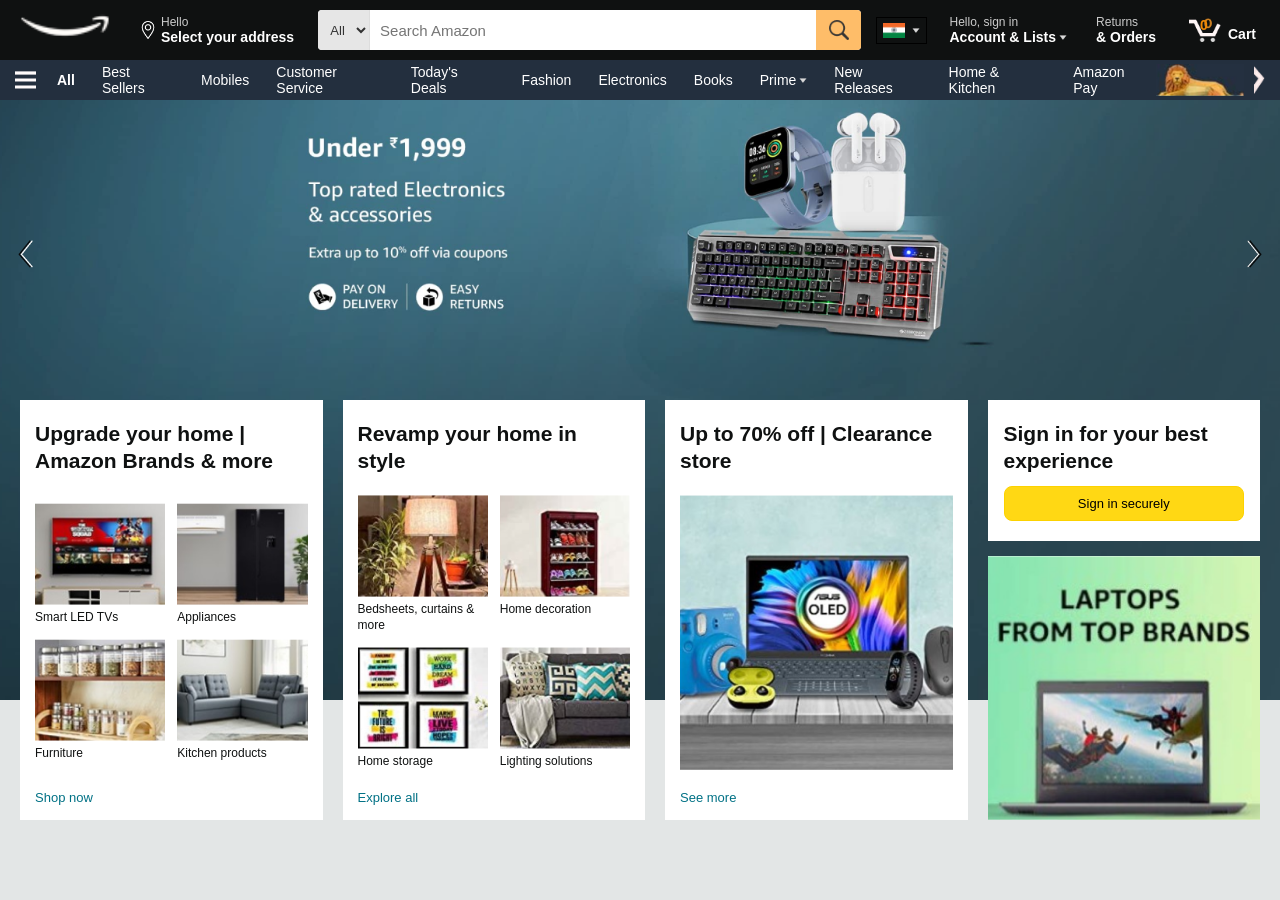
<file: amazon/index.html>
<!DOCTYPE html>
<html lang="en">
<head>
    <meta charset="UTF-8">
    <meta name="viewport" content="width=device-width, initial-scale=1.0">
    <title>amazon practice</title>
    <link rel="stylesheet" href="index.css">
</head>

<body>
    <main>
        <!-- Top Navbar -->
        <nav class="navbar">
            <div class="amazonlogo">
                <img src="amazon design.png" alt="logo">
            </div>

            <div class="address">
                <img src="location.png" alt="location" class="location-icon">
                <div class="address-text">
                    <p class="add-first">Hello</p>
                    <p class="add-second">Select your address</p>
                </div>
            </div>

            <div class="searchbar">
                <select class="search-select">
                    <option>All</option>
                </select>
                <input type="text" placeholder="Search Amazon" class="search-input">
                <div class="search-icon">
                    <img src="search icon.png" alt="search">
                </div>
            </div>

            <div class="indianflag">
                <img src="indian flag.png" alt="" class="flag-img">
                <img src="down arrow.png" alt="" class="nav-arrow">
            </div>

            <div class="nav-signin">
                <p class="nav-line-1">Hello, sign in</p>
                <p class="nav-line-2">Account & Lists <img src="down arrow.png" alt="" class="nav-arrow"></p>
            </div>

            <div class="nav-orders">
                <p class="nav-line-1">Returns</p>
                <p class="nav-line-2">& Orders</p>
            </div>

            <div class="cart">
                <img src="cart icon.png" alt="cart" class="cart-icon">
                <span class="cart-count">0</span>
                <span class="cart-text">Cart</span>
            </div>
        </nav>

        <!-- Sub Navbar -->
        <div class="afternavbarline">
            <div class="subnav-left">
                <img src="ham burger icon.png" alt="" class="hamburger-icon">
                <span class="subnav-item bold">All</span>
                <span class="subnav-item">Best Sellers</span>
                <span class="subnav-item">Mobiles</span>
                <span class="subnav-item">Customer Service</span>
                <span class="subnav-item">Today's Deals</span>
                <span class="subnav-item">Fashion</span>
                <span class="subnav-item">Electronics</span>
                <span class="subnav-item">Books</span>
                <span class="subnav-item">Prime <img src="down arrow.png" alt="" class="nav-arrow"></span>
                <span class="subnav-item">New Releases</span>
                <span class="subnav-item">Home & Kitchen</span>
                <span class="subnav-item">Amazon Pay</span>
            </div>
            <div class="subnav-right">
                <img src="lion.png" alt="" class="subnav-lion">
                <img src="top bar right.png" alt="" class="subnav-topright">
            </div>
        </div>

        <!-- Hero Section -->
        <div class="backgroundimage">
            <img src="left arrow.png" alt="previous" class="slider-arrow left-arrow">
            <img src="right arrow.png" alt="next" class="slider-arrow right-arrow">
        </div>

        <!-- 4 Cards Section -->
        <div class="cards-section">
            <!-- Card 1 -->
            <div class="firstkartofthreemain">
                <h2 class="card-heading">Upgrade your home | Amazon Brands & more</h2>
                <div class="card-grid">
                    <div class="grid-item">
                        <img src="image 17.png" alt="Smart LED TVs">
                        <p>Smart LED TVs</p>
                    </div>
                    <div class="grid-item">
                        <img src="image 18.png" alt="Appliances">
                        <p>Appliances</p>
                    </div>
                    <div class="grid-item">
                        <img src="image 19.png" alt="Furniture">
                        <p>Furniture</p>
                    </div>
                    <div class="grid-item">
                        <img src="image 20.png" alt="Kitchen products">
                        <p>Kitchen products</p>
                    </div>
                </div>
                <a href="#" class="card-link">Shop now</a>
            </div>

            <!-- Card 2 -->
            <div class="secondkartofthreemain">
                <h2 class="card-heading">Revamp your home in style</h2>
                <div class="card-grid">
                    <div class="grid-item">
                        <img src="image 21.png" alt="Bedsheets, curtains & more">
                        <p>Bedsheets, curtains & more</p>
                    </div>
                    <div class="grid-item">
                        <img src="image 22.png" alt="Home decoration">
                        <p>Home decoration</p>
                    </div>
                    <div class="grid-item">
                        <img src="image 24.png" alt="Home storage">
                        <p>Home storage</p>
                    </div>
                    <div class="grid-item">
                        <img src="image 25.png" alt="Lighting solutions">
                        <p>Lighting solutions</p>
                    </div>
                </div>
                <a href="#" class="card-link">Explore all</a>
            </div>

            <!-- Card 3 -->
            <div class="thirdkartofthreemain">
                <h2 class="card-heading">Up to 70% off | Clearance store</h2>
                <div class="card-single-img">
                    <img src="image 26.png" alt="Clearance store">
                </div>
                <a href="#" class="card-link">See more</a>
            </div>

            <!-- Card 4 -->
            <div class="fourthkartofthreemain">
                <div class="signin-box">
                    <h2 class="signin-heading">Sign in for your best experience</h2>
                    <button class="signin-btn">Sign in securely</button>
                </div>
                <div class="laptop-box">
                    <img src="image 28.png" alt="Laptops from top brands">
                </div>
            </div>
        </div>
    </main>
</body>
</html>
</file>
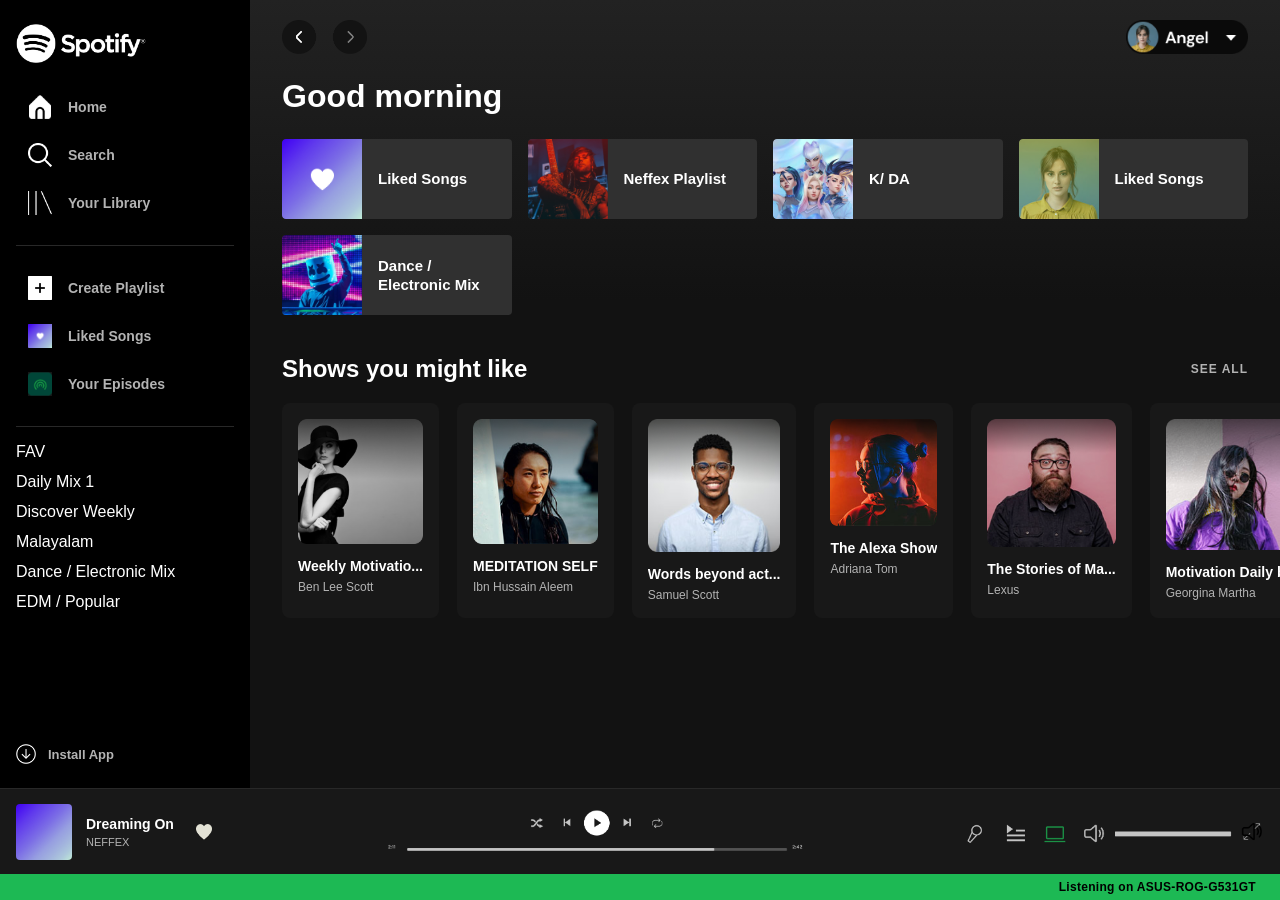
<file: spotify/index.html>
<!DOCTYPE html>
<html lang="en">
<head>
    <meta charset="UTF-8">
    <meta name="viewport" content="width=device-width, initial-scale=1.0">
    <title>Spotify</title>
    <link rel="stylesheet" href="index.css">
</head>
<body>

    <!-- App Container -->
    <div class="app-container">
        <!-- Left Sidebar -->
        <nav class="navbar">
            <div class="logo">
                <img src="Spotify logo.png" alt="Spotify Logo">
            </div>

            <!-- Main Navigation -->
            <div class="nav-group">
                <div class="nav-item active">
                    <img src="Home.png" alt="Home">
                    <span>Home</span>
                </div>
                <div class="nav-item">
                    <img src="Search.png" alt="Search">
                    <span>Search</span>
                </div>
                <div class="nav-item">
                    <img src="Your library.png" alt="Your Library">
                    <span>Your Library</span>
                </div>
            </div>

            <div class="divider"></div>

            <!-- Secondary Actions -->
            <div class="nav-group secondary">
                <div class="nav-item">
                    <img src="Create.png" alt="Create Playlist">
                    <span>Create Playlist</span>
                </div>
                <div class="nav-item">
                    <img src="Liked.png" alt="Liked Songs">
                    <span>Liked Songs</span>
                </div>
                <div class="nav-item">
                    <img src="your episodes.png" alt="Your Episodes">
                    <span>Your Episodes</span>
                </div>
            </div>

            <!-- Playlist Text Links -->
            <div class="playlist-links">
                <p>FAV</p>
                <p>Daily Mix 1</p>
                <p>Discover Weekly</p>
                <p>Malayalam</p>
                <p>Dance / Electronic Mix</p>
                <p>EDM / Popular</p>
            </div>

            <!-- Install App -->
            <div class="install-app">
                <img src="grommet-icons_install-option.png" alt="Install App">
                <span>Install App</span>
            </div>
        </nav>

        <!-- Main Content Area -->
        <main class="maincontant">
            <!-- Top Navigation (Arrows + User Profile) -->
            <div class="top-nav">
                <div class="nav-arrows">
                    <img src="top arrow navigation.png" alt="Navigation Arrows">
                </div>
                <div class="user-pill">
                    <img src="User.png" alt="User Profile">
                </div>
            </div>

            <!-- Greeting -->
            <h1 class="greeting">Good morning</h1>

            <!-- 4-Column Card Grid -->
            <div class="card-grid">
                <div class="card">
                    <img src="Liked.png" alt="Liked Songs">
                    <span>Liked Songs</span>
                </div>
                <div class="card">
                    <img src="image4.png" alt="Neffex Playlist">
                    <span>Neffex Playlist</span>
                </div>
                <div class="card">
                    <img src="image3.png" alt="K/ DA">
                    <span>K/ DA</span>
                </div>
                <div class="card">
                    <img src="image1.png" alt="Liked Songs">
                    <span>Liked Songs</span>
                </div>
                <div class="card">
                    <img src="image2.png" alt="Dance / Electronic Mix">
                    <span>Dance / Electronic Mix</span>
                </div>
            </div>

            <!-- Shows Section Header -->
            <div class="section-header">
                <h2>Shows you might like</h2>
                <span class="see-all">SEE ALL</span>
            </div>

            <!-- 6-Card Grid for Shows -->
            <div class="shows-grid">
                <div class="show-card">
                    <img src="image5.png" alt="Weekly Motivation">
                    <h4>Weekly Motivatio...</h4>
                    <p>Ben Lee Scott</p>
                </div>
                <div class="show-card">
                    <img src="image6.png" alt="MEDITATION SELF">
                    <h4>MEDITATION SELF</h4>
                    <p>Ibn Hussain Aleem</p>
                </div>
                <div class="show-card">
                    <img src="image7.png" alt="Words beyond act...">
                    <h4>Words beyond act...</h4>
                    <p>Samuel Scott</p>
                </div>
                <div class="show-card">
                    <img src="image8.png" alt="The Alexa Show">
                    <h4>The Alexa Show</h4>
                    <p>Adriana Tom</p>
                </div>
                <div class="show-card">
                    <img src="image9.png" alt="The Stories of Ma...">
                    <h4>The Stories of Ma...</h4>
                    <p>Lexus</p>
                </div>
                <div class="show-card">
                    <img src="image10.png" alt="Motivation Daily">
                    <h4>Motivation Daily b...</h4>
                    <p>Georgina Martha</p>
                </div>
            </div>
        </main>
    </div>

    <!-- Bottom Player Bar -->
    <footer class="player-bar">
        <div class="now-playing">
            <img src="object1.png" alt="Album Cover" class="album-cover">
            <div class="track-info">
                <span class="track-title">Dreaming On</span>
                <span class="track-artist">NEFFEX</span>
            </div>
            <img src="heart.png" alt="Liked" class="heart-icon">
        </div>

        <div class="player-center">
            <img src="Music Player Options.png" alt="Music Controls">
        </div>

        <div class="player-right">
            <img src="Right options.png" alt="Right Controls">
        </div>
    </footer>

    <!-- Bottom Green Connected Bar -->
    <div class="device-bar">
        <span>Listening on ASUS-ROG-G531GT</span>
    </div>

</body>
</html>
</file>
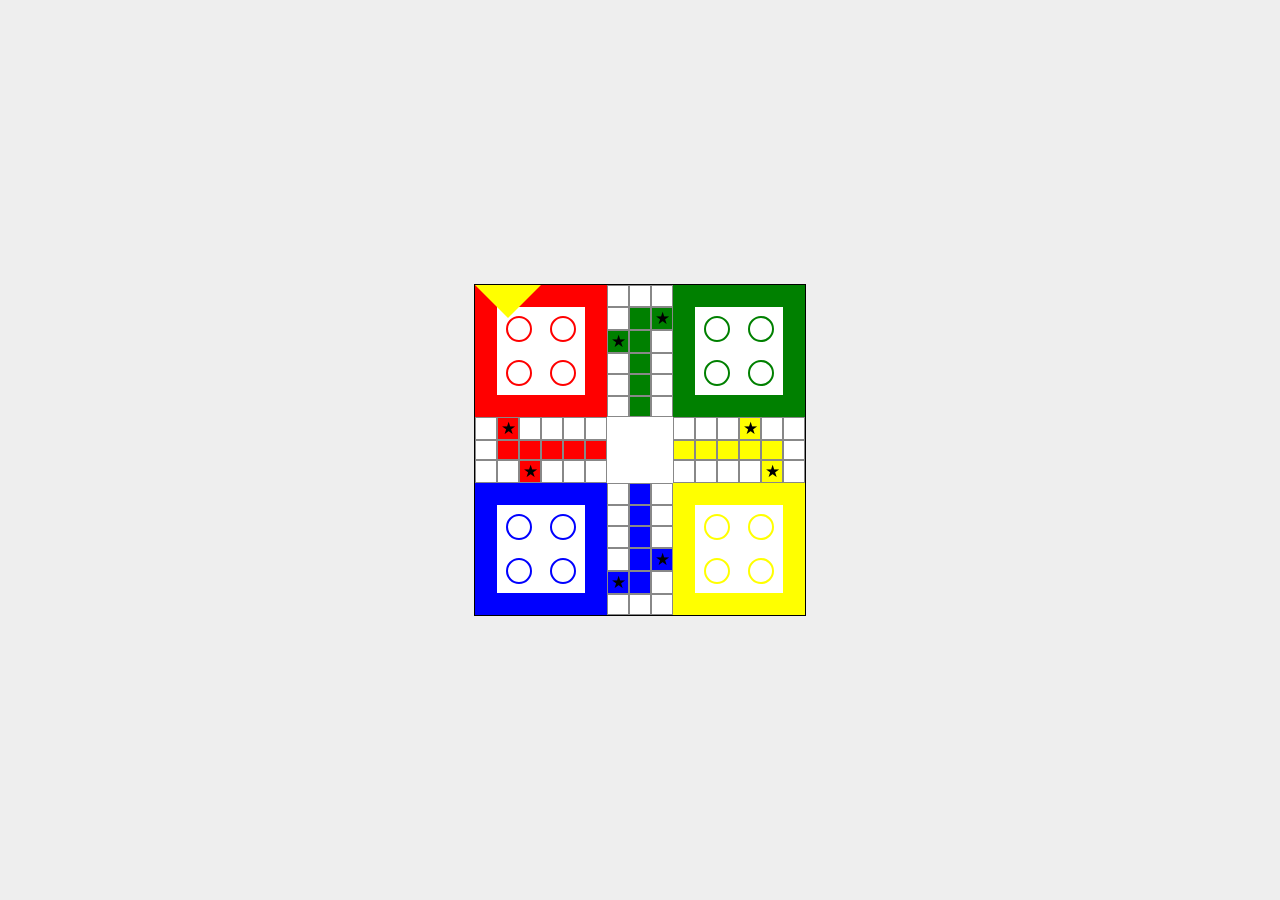
<file: css flex.md assignment/fourth one/index.html>
<!DOCTYPE html>
<html lang="en">
<head>
    <meta charset="UTF-8">
    <meta name="viewport" content="width=device-width, initial-scale=1.0">
    <title>Ludo Board</title>

    <style>
        body {
            margin: 0;
            height: 100vh;
            display: flex;
            justify-content: center;
            align-items: center;
            background: #eee;
        }

        .board {
            width: 330px;
            height: 330px;
            position: relative;
            background: white;
            border: 1px solid black;
        }

        /* Four home boxes */
        .home {
            width: 132px;
            height: 132px;
            position: absolute;
            display: flex;
            justify-content: center;
            align-items: center;
        }

        .red {
            background: red;
            top: 0;
            left: 0;
        }

        .green {
            background: green;
            top: 0;
            right: 0;
        }

        .blue {
            background: blue;
            bottom: 0;
            left: 0;
        }

        .yellow {
            background: yellow;
            bottom: 0;
            right: 0;
        }

        /* White box and circles */
        .inner {
            width: 88px;
            height: 88px;
            background: white;
            display: grid;
            grid-template-columns: repeat(2, 1fr);
            place-items: center;
        }

        .circle {
            width: 22px;
            height: 22px;
            background: white;
            border: 2px solid;
            border-radius: 50%;
        }

        .red-circle { border-color: red; }
        .green-circle { border-color: green; }
        .blue-circle { border-color: blue; }
        .yellow-circle { border-color: yellow; }

        /* Common path style */
        .path {
            position: absolute;
            display: grid;
        }

        .cell {
            border: 1px solid #888;
            background: white;
            display: flex;
            justify-content: center;
            align-items: center;
        }

        .red-cell { background: red; }
        .green-cell { background: green; }
        .blue-cell { background: blue; }
        .yellow-cell { background: yellow; }

        .star {
            font-size: 17px;
        }

        /* Top and bottom paths */
        .top-path, .bottom-path {
            width: 66px;
            height: 132px;
            left: 132px;
            grid-template-columns: repeat(3, 1fr);
            grid-template-rows: repeat(6, 1fr);
        }

        .top-path { top: 0; }
        .bottom-path { bottom: 0; }

        /* Left and right paths */
        .left-path, .right-path {
            width: 132px;
            height: 66px;
            top: 132px;
            grid-template-columns: repeat(6, 1fr);
            grid-template-rows: repeat(3, 1fr);
        }

        .left-path { left: 0; }
        .right-path { right: 0; }

        /* Center triangles */


        .triangle {
            width: 0;
            height: 0;
            border-style: solid;
        }

        .triangle-top {
            border-width: 0 33px 33px;
            border-color: transparent transparent yellow;
            transform: rotate(180deg);
        }

        .triangle-right {
            border-width: 33px 0 33px 33px;
            border-color: transparent transparent transparent yellow;
        }

        .triangle-bottom {
            border-width: 33px 33px 0;
            border-color: blue transparent transparent;
        }

        .triangle-left {
            border-width: 33px 33px 33px 0;
            border-color: transparent red transparent transparent;
        }
    </style>
</head>

<body>

    <div class="board">

        <!-- Red home -->
        <div class="home red">
            <div class="inner">
                <div class="circle red-circle"></div>
                <div class="circle red-circle"></div>
                <div class="circle red-circle"></div>
                <div class="circle red-circle"></div>
            </div>
        </div>

        <!-- Green home -->
        <div class="home green">
            <div class="inner">
                <div class="circle green-circle"></div>
                <div class="circle green-circle"></div>
                <div class="circle green-circle"></div>
                <div class="circle green-circle"></div>
            </div>
        </div>

        <!-- Blue home -->
        <div class="home blue">
            <div class="inner">
                <div class="circle blue-circle"></div>
                <div class="circle blue-circle"></div>
                <div class="circle blue-circle"></div>
                <div class="circle blue-circle"></div>
            </div>
        </div>

        <!-- Yellow home -->
        <div class="home yellow">
            <div class="inner">
                <div class="circle yellow-circle"></div>
                <div class="circle yellow-circle"></div>
                <div class="circle yellow-circle"></div>
                <div class="circle yellow-circle"></div>
            </div>
        </div>

        <!-- Top path -->
        <div class="path top-path">
            <div class="cell"></div>
            <div class="cell"></div>
            <div class="cell"></div>

            <div class="cell"></div>
            <div class="cell green-cell"></div>
            <div class="cell green-cell"><span class="star">★</span></div>

            <div class="cell green-cell"><span class="star">★</span></div>
            <div class="cell green-cell"></div>
            <div class="cell"></div>

            <div class="cell"></div>
            <div class="cell green-cell"></div>
            <div class="cell"></div>

            <div class="cell"></div>
            <div class="cell green-cell"></div>
            <div class="cell"></div>

            <div class="cell"></div>
            <div class="cell green-cell"></div>
            <div class="cell"></div>
        </div>

        <!-- Bottom path -->
        <div class="path bottom-path">
            <div class="cell"></div>
            <div class="cell blue-cell"></div>
            <div class="cell"></div>

            <div class="cell"></div>
            <div class="cell blue-cell"></div>
            <div class="cell"></div>

            <div class="cell"></div>
            <div class="cell blue-cell"></div>
            <div class="cell"></div>

            <div class="cell"></div>
            <div class="cell blue-cell"></div>
            <div class="cell blue-cell"><span class="star">★</span></div>

            <div class="cell blue-cell"><span class="star">★</span></div>
            <div class="cell blue-cell"></div>
            <div class="cell"></div>

            <div class="cell"></div>
            <div class="cell"></div>
            <div class="cell"></div>
        </div>

        <!-- Left path -->
        <div class="path left-path">
            <div class="cell"></div>
            <div class="cell red-cell"><span class="star">★</span></div>
            <div class="cell"></div>
            <div class="cell"></div>
            <div class="cell"></div>
            <div class="cell"></div>

            <div class="cell"></div>
            <div class="cell red-cell"></div>
            <div class="cell red-cell"></div>
            <div class="cell red-cell"></div>
            <div class="cell red-cell"></div>
            <div class="cell red-cell"></div>

            <div class="cell"></div>
            <div class="cell"></div>
            <div class="cell red-cell"><span class="star">★</span></div>
            <div class="cell"></div>
            <div class="cell"></div>
            <div class="cell"></div>
        </div>

        <!-- Right path -->
        <div class="path right-path">
            <div class="cell"></div>
            <div class="cell"></div>
            <div class="cell"></div>
            <div class="cell yellow-cell"><span class="star">★</span></div>
            <div class="cell"></div>
            <div class="cell"></div>

            <div class="cell yellow-cell"></div>
            <div class="cell yellow-cell"></div>
            <div class="cell yellow-cell"></div>
            <div class="cell yellow-cell"></div>
            <div class="cell yellow-cell"></div>
            <div class="cell"></div>

            <div class="cell"></div>
            <div class="cell"></div>
            <div class="cell"></div>
            <div class="cell"></div>
            <div class="cell yellow-cell"><span class="star">★</span></div>
            <div class="cell"></div>
        </div>

        <!-- Center -->
        <div class="center">
            <div class="triangle triangle-top"></div>
            <div class="triangle triangle-right"></div>
            <div class="triangle triangle-left"></div>
            <div class="triangle triangle-bottom"></div>
        </div>

    </div>

</body>
</html>
</file>
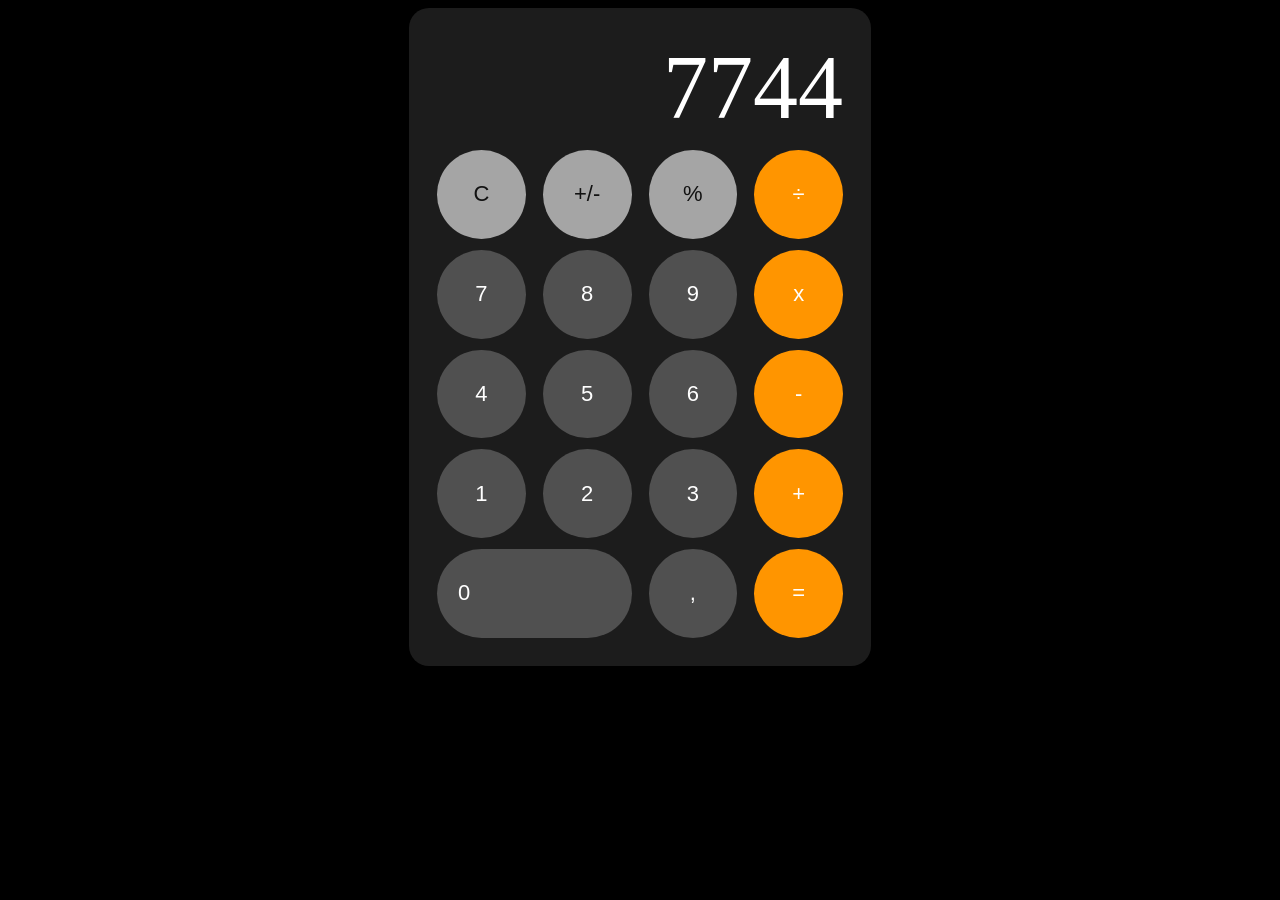
<file: css flex.md assignment/second one/index.html>
<!DOCTYPE html>
<html lang="en">
<head>
    <meta charset="UTF-8">
    <meta name="viewport" content="width=device-width, initial-scale=1.0">
    <title></title>

    <style>
        

        body {
            background-color: black;
            display: flex;
            justify-content: center;
            align-items: center;

        }

        .calculator {
            width: 100%;
            max-width: 406px;
            padding: 28px;
            background-color: #1c1c1c;
            border-radius: 20px;
        }

        .display {
            width: 100%;
            height: 100px;
            color: white;
            font-size: 90px;
            text-align: right;
            margin-bottom: 14px;
      
        }


        .buttons {
            display: grid;
            grid-template-columns: repeat(4, 1fr);
            gap: 11px 17px;
        }

        .button {
            width: 100%;
            aspect-ratio: 3 / 3;
            border: none;
            border-radius: 50%;
            background-color: #505050;
            color: white;
            font-size: 22px;
        }

        .light {
            background-color: #a5a5a5;
            color: #111;
        }


        .orange {
            background-color: #ff9500;
            color: white;
        }
        .zero {
            grid-column: span 2;
            aspect-ratio: auto;
            border-radius: 50px;
            text-align: left;
            padding-left: 21px;
        }

        @media (max-width: 350px) {
            .calculator {
                padding: 18px;
            }

            .buttons {
                gap: 10px;
            }

            .display {
                font-size: 65px;
            }

            .button {
                font-size: 18px;
            }
        }
    </style>
</head>

<body>

    <div class="calculator">

        <div class="display">7744</div>

        <div class="buttons">

            <button class="button light">C</button>
            <button class="button light">+/-</button>
            <button class="button light">%</button>
            <button class="button orange">÷</button>

            <button class="button">7</button>
            <button class="button">8</button>
            <button class="button">9</button>
            <button class="button orange">x</button>

            <button class="button">4</button>
            <button class="button">5</button>
            <button class="button">6</button>
            <button class="button orange">-</button>

            <button class="button">1</button>
            <button class="button">2</button>
            <button class="button">3</button>
            <button class="button orange">+</button>

            <button class="button zero">0</button>
            <button class="button">,</button>
            <button class="button orange">=</button>

        </div>

    </div>

</body>
</html>
</file>
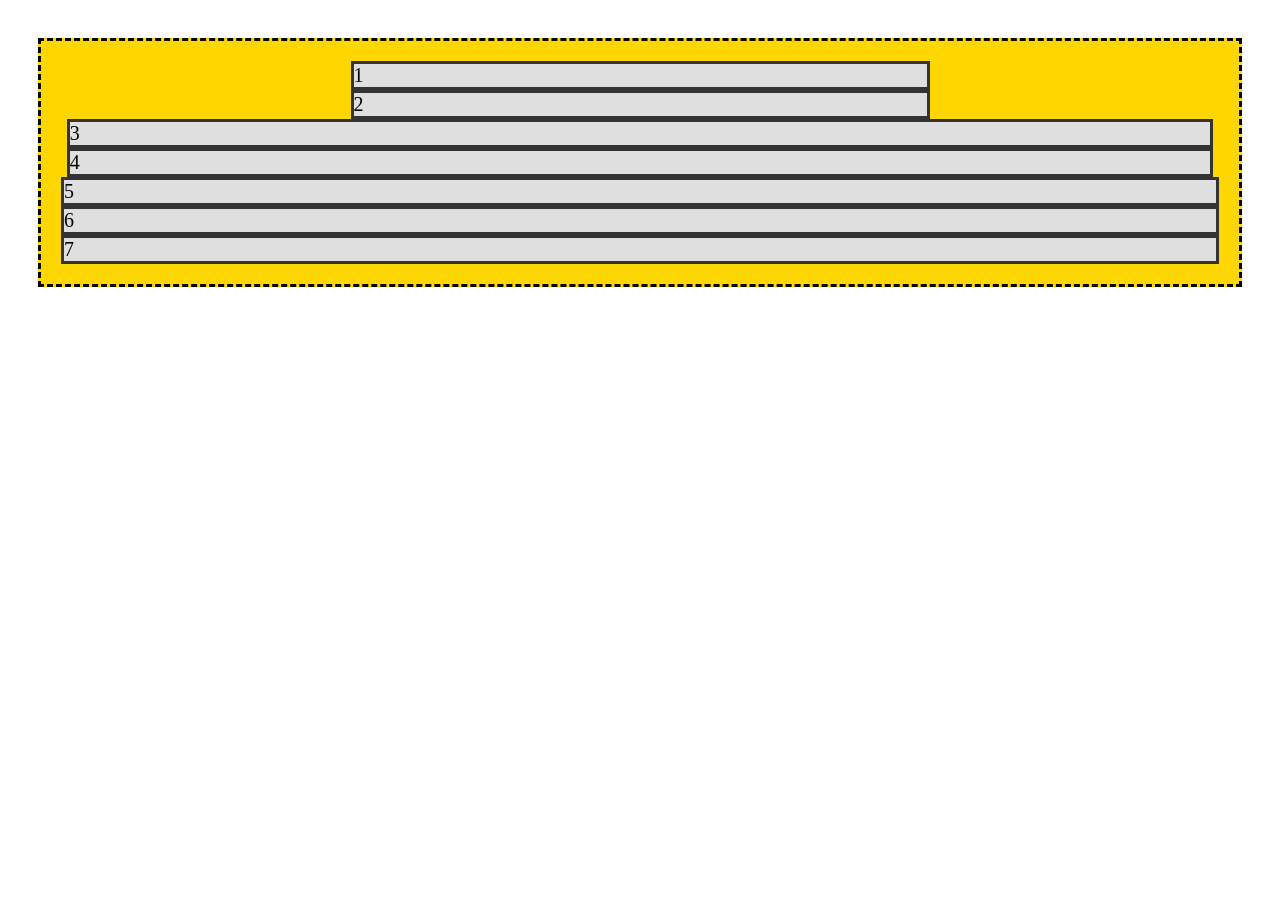
<file: css flex.md assignment/third one/index.html>
<!-- 
<!DOCTYPE html>
<html lang="en">
<head>
    <meta charset="UTF-8">
    <meta name="viewport" content="width=device-width, initial-scale=1.0">
    <title></title>

    <style>

        .mainwhitecart {
            display: flex;
            align-items: flex-start;
            gap: 50px;
        }

        .sudoku {
            height: 300px;
            width: 300px;
            border: 9px solid black;
            display: grid;
            grid-template-columns: repeat(3, 1fr);
            grid-template-rows: repeat(3, 1fr);
            
        }

        .firstone {
            height: 100px;
            width: 100px;
            box-sizing: border-box;
            border: 2px solid black;
            display: grid;
            grid-template-columns: repeat(3, 1fr);
            grid-template-rows: repeat(3, 1fr);
        }

        .answer {
            height: 300px;
            width: 300px;
            border: 9px solid black;
            display: grid;
            grid-template-columns: repeat(3, 1fr);
            grid-template-rows: repeat(3, 1fr);
        
        }

        .box {
            min-width: 0;
            min-height: 0;
            display: flex;
            align-items: center;
            justify-content: center;
            border: 1px solid black;
 
        }
    </style>
</head>

<body>

    <div class="mainwhitecart">

     
        <div>
            <h1>Sudoku</h1>

            <div class="sudoku">

                <div class="firstone">
                    <div class="box">8</div>
                    <div class="box"></div>
                    <div class="box">6</div>
                    <div class="box"></div>
                    <div class="box">8</div>
                    <div class="box"></div>
                    <div class="box">8</div>
                    <div class="box"></div>
                    <div class="box">8</div>
                </div>

                <div class="firstone" style="background-color: aquamarine;">
                    <div class="box">8</div>
                    <div class="box">4</div>
                    <div class="box">6</div>
                    <div class="box">5</div>
                    <div class="box">8</div>
                    <div class="box">8</div>
                    <div class="box">8</div>
                    <div class="box">8</div>
                    <div class="box">8</div>
                </div>

                <div class="firstone">
                    <div class="box">8</div>
                    <div class="box">4</div>
                    <div class="box">6</div>
                    <div class="box">5</div>
                    <div class="box">8</div>
                    <div class="box">8</div>
                    <div class="box">8</div>
                    <div class="box">8</div>
                    <div class="box">8</div>
                </div>

                <div class="firstone" style="background-color: aquamarine;">
                    <div class="box">8</div>
                    <div class="box">4</div>
                    <div class="box">6</div>
                    <div class="box">5</div>
                    <div class="box">8</div>
                    <div class="box">8</div>
                    <div class="box">8</div>
                    <div class="box">8</div>
                    <div class="box">8</div>
                </div>

                <div class="firstone">
                    <div class="box">8</div>
                    <div class="box">4</div>
                    <div class="box">6</div>
                    <div class="box">5</div>
                    <div class="box">8</div>
                    <div class="box">8</div>
                    <div class="box">8</div>
                    <div class="box">8</div>
                    <div class="box">8</div>
                </div>

                <div class="firstone" style="background-color: aquamarine;">
                    <div class="box">8</div>
                    <div class="box">4</div>
                    <div class="box">6</div>
                    <div class="box">5</div>
                    <div class="box">8</div>
                    <div class="box">8</div>
                    <div class="box">8</div>
                    <div class="box">8</div>
                    <div class="box">8</div>
                </div>

                <div class="firstone">
                    <div class="box">8</div>
                    <div class="box">4</div>
                    <div class="box">6</div>
                    <div class="box">5</div>
                    <div class="box">8</div>
                    <div class="box">8</div>
                    <div class="box">8</div>
                    <div class="box">8</div>
                    <div class="box">8</div>
                </div>

                <div class="firstone" style="background-color: aquamarine;">
                    <div class="box">8</div>
                    <div class="box">4</div>
                    <div class="box">6</div>
                    <div class="box">5</div>
                    <div class="box">8</div>
                    <div class="box">8</div>
                    <div class="box">8</div>
                    <div class="box">8</div>
                    <div class="box">8</div>
                </div>

                <div class="firstone">
                    <div class="box">8</div>
                    <div class="box">4</div>
                    <div class="box">6</div>
                    <div class="box">5</div>
                    <div class="box">8</div>
                    <div class="box">8</div>
                    <div class="box">8</div>
                    <div class="box">8</div>
                    <div class="box">8</div>
                </div>

            </div>
        </div>

        <div>
            <h1>Answer</h1>

            <div class="answer">

                <div class="firstone">
                    <div class="box">8</div>
                    <div class="box"></div>
                    <div class="box">6</div>
                    <div class="box"></div>
                    <div class="box">8</div>
                    <div class="box"></div>
                    <div class="box">8</div>
                    <div class="box"></div>
                    <div class="box">8</div>
                </div>

                <div class="firstone" style="background-color: aquamarine;">
                    <div class="box">8</div>
                    <div class="box">4</div>
                    <div class="box">6</div>
                    <div class="box">5</div>
                    <div class="box">8</div>
                    <div class="box">8</div>
                    <div class="box">8</div>
                    <div class="box">8</div>
                    <div class="box">8</div>
                </div>

                <div class="firstone">
                    <div class="box">8</div>
                    <div class="box">4</div>
                    <div class="box">6</div>
                    <div class="box">5</div>
                    <div class="box">8</div>
                    <div class="box">8</div>
                    <div class="box">8</div>
                    <div class="box">8</div>
                    <div class="box">8</div>
                </div>

                <div class="firstone" style="background-color: aquamarine;">
                    <div class="box">8</div>
                    <div class="box">4</div>
                    <div class="box">6</div>
                    <div class="box">5</div>
                    <div class="box">8</div>
                    <div class="box">8</div>
                    <div class="box">8</div>
                    <div class="box">8</div>
                    <div class="box">8</div>
                </div>

                <div class="firstone">
                    <div class="box">8</div>
                    <div class="box">4</div>
                    <div class="box">6</div>
                    <div class="box">5</div>
                    <div class="box">8</div>
                    <div class="box">8</div>
                    <div class="box">8</div>
                    <div class="box">8</div>
                    <div class="box">8</div>
                </div>

                <div class="firstone" style="background-color: aquamarine;">
                    <div class="box">8</div>
                    <div class="box">4</div>
                    <div class="box">6</div>
                    <div class="box">5</div>
                    <div class="box">8</div>
                    <div class="box">8</div>
                    <div class="box">8</div>
                    <div class="box">8</div>
                    <div class="box">8</div>
                </div>

                <div class="firstone">
                    <div class="box">8</div>
                    <div class="box">4</div>
                    <div class="box">6</div>
                    <div class="box">5</div>
                    <div class="box">8</div>
                    <div class="box">8</div>
                    <div class="box">8</div>
                    <div class="box">8</div>
                    <div class="box">8</div>
                </div>

                <div class="firstone" style="background-color: aquamarine;">
                    <div class="box">8</div>
                    <div class="box">4</div>
                    <div class="box">6</div>
                    <div class="box">5</div>
                    <div class="box">8</div>
                    <div class="box">8</div>
                    <div class="box">8</div>
                    <div class="box">8</div>
                    <div class="box">8</div>
                </div>

                <div class="firstone">
                    <div class="box">8</div>
                    <div class="box">4</div>
                    <div class="box">6</div>
                    <div class="box">5</div>
                    <div class="box">8</div>
                    <div class="box">8</div>
                    <div class="box">8</div>
                    <div class="box">8</div>
                    <div class="box">8</div>
                </div>

            </div>
        </div>

    </div>

</body>
</html> -->



<!-- <!DOCTYPE html>
<html lang="en">
<head>
    <meta charset="UTF-8">
    <meta name="viewport" content="width=device-width, initial-scale=1.0">
    <title>Document</title>
    <style>
        html {
  height: 100%;
  box-sizing: border-box;
}

body {
  padding: 30px;
}

*,
*:before,
*:after {
  box-sizing: inherit;
}

.wrapper {
  background-color: gold;
  border: 3px dashed black;
  padding: 20px;
  height:auto;
}

div {
  border: 3px solid #333;
  background-color: #dfdfdf;
  font-size: 20px;
}
     
.wrapper {
  display:flex;
  flex-wrap:wrap;
}

.a1, .a2, .a3, .a4 {
  width:99%;
  margin:auto;
} 

.b1, .b2 {
  width:99%;
  margin:auto;
}

.c1 {
  width:99%;
  margin:auto;
}


@media (min-width: 400px) {
    .wrapper{
        display: flex;
        flex-wrap:wrap ;
        gap:2%;

    }
    .a1, .a2, .a3, .a4 {
        flex-basis: 23%;
        margin-bottom: 1%;
    }
    .b1,.b2{
        flex-basis: 100%;
        margin-bottom: 1%;

    }

    .c1{
        flex-basis: 100%;

    }

}




    </style>
</head>
<body>
    <div class="wrapper">

 
  <div class="a1">A1</div>
  <div class="a2">A2</div>
  <div class="a3">A3</div>
  <div class="a4">A4</div>

  <div class="b1">B1</div>
  <div class="b2">B2</div>

  <div class="c1">C1</div>
  
</div>
</body>
</html> -->


<!DOCTYPE html>
<html lang="en">
<head>
    <meta charset="UTF-8">
    <meta name="viewport" content="width=device-width, initial-scale=1.0">
    <title>Document</title>
    <style>
          html {
  height: 100%;
  box-sizing: border-box;
}

body {
  padding: 30px;
}

*,
*:before,
*:after {
  box-sizing: inherit;
}

.wrapper {
  background-color: gold;
  border: 3px dashed black;
  padding: 20px;
  height:auto;
  gap: 2%;

}


div {
  border: 3px solid #333;
  background-color: #dfdfdf;
  font-size: 20px;
  gap: 2%;

}

.wrapper {
  display:flex;
  flex-wrap:wrap;
}

.a1, .a2, .a3, .a4 {
  width:99%;
  margin:auto;
  gap: 2%;

} 

.b1, .b2 {
  width:99%;
  margin:auto;
}

.c1 {
  width:99%;
  margin:auto;

}

@media (min-width: 200px) {
  .a1, .a2 {
    width: 100%;
    margin: auto;
    gap: 2%;

  }
}


@media (min-width: 200px) {
    .a1,.a2{
        width: 50%;
        margin: auto;
        gap: 2%;
    }
    
    
}

@media (min-width: 200px) {
    .b1,.b2{
        width: 100%;
        margin: auto;

    }
    
}

@media (min-width:200px) {
    .c1{
        width: 100%;
        margin: auto;

    }

}

    </style>
</head>
<body>
    <div class="wrapper">

  <div class="a1">1</div>
  <div class="a2">2</div>
  <div class="a3">3</div>
  <div class="a4">4</div>

  <div class="b1">5</div>
  <div class="b2">6</div>

  <div class="c1">7</div>
  
</div>
</body>
</html>
</file>
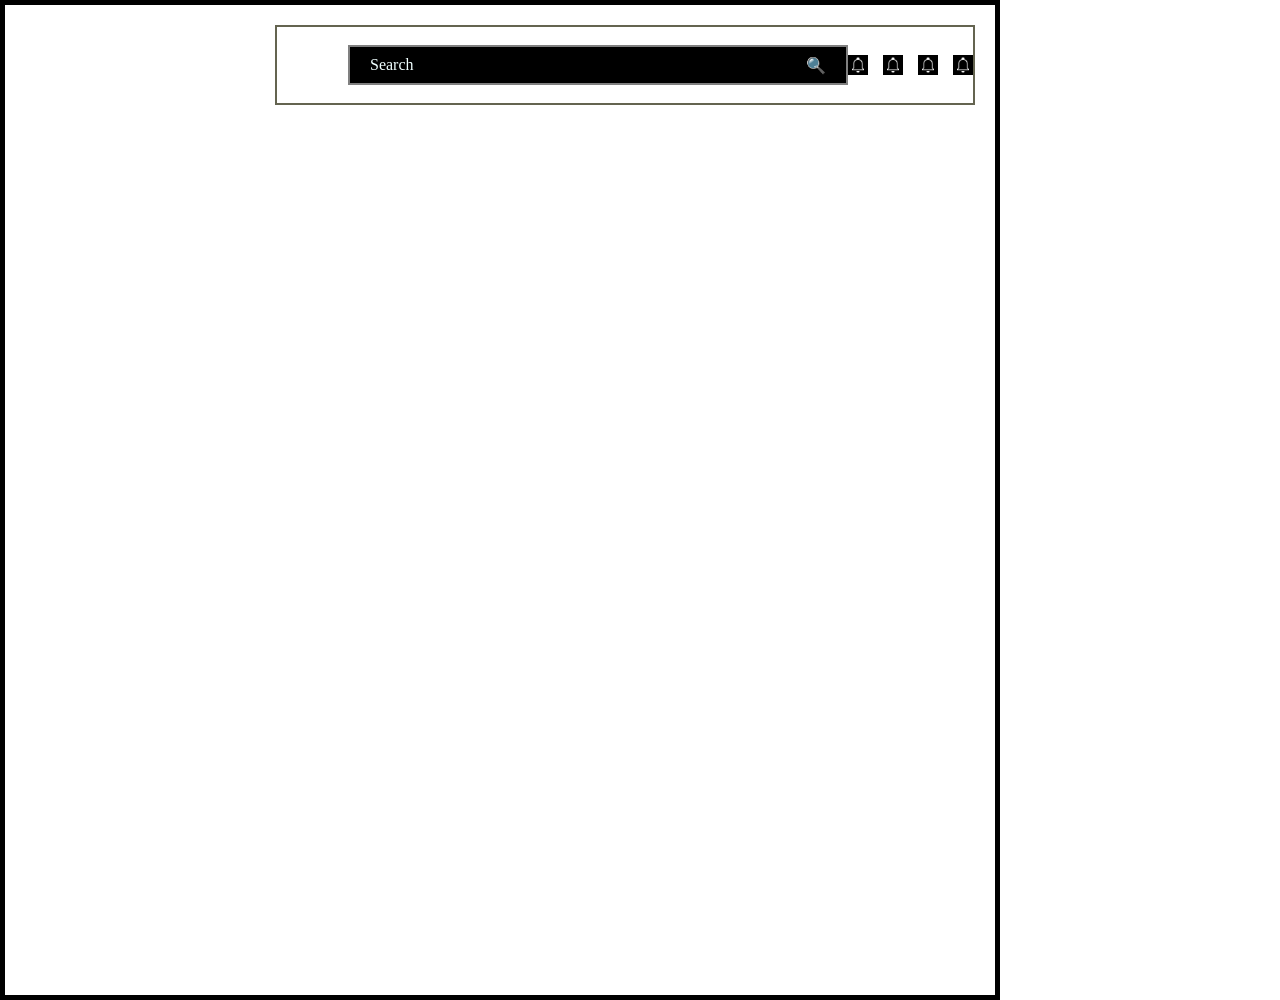
<file: YouTube/sk.html>
<!DOCTYPE html>
<html lang="en">
<head>
    <meta charset="UTF-8">
    <meta name="viewport" content="width=device-width, initial-scale=1.0">
    <title>Search Bar</title>

    <style>
        * {
            padding: 0;
            margin: 0;
            box-sizing: border-box;
        }

        .mainupperline{

            height: 80px;
            width: 700px;
            border: 2px solid rgb(100, 100, 80);
            display: flex;
            align-items: center;
            justify-content: space-between;
             justify-content: flex-end;


        }

        .main {
            height: 1000px;
            width: 1000px;
            display: flex;
            padding: 20px;
            border: 5px solid black;
            display: flex;
            justify-content: flex-end;
            align-items: flex-start;
        }

        .search {
            height: 40px;
            width: 500px;
            border: 2px solid gray;
            display: flex;
            justify-content: space-between;
            align-items: center;
            padding: 0 20px;
            background-color: black;

        }

        .bell{
            height: 20px;
            width: 20px;
            border: 1px solid black;
            background-color: black;
        }

        .imagees{
            display: flex;
            align-items: center;
            gap:15px;
        
        }

        .bell{
            height: 20px;
            width: 20px;

        }

        .mainupperline{
            


        }
    </style>
</head>
<body>
    <div class="main">
        <div class="formainareaofeverything">
    <div class="mainupperline">
            <div class="search">
                <span style="color: azure;">Search</span>
                <span style="color: azure;">🔍</span>
            </div>
            <div class="imagees">
            <img src="bell.png" alt="" class="bell">
            <img src="bell.png" alt="" class="bell">
            <img src="bell.png" alt="" class="bell">
            <img src="bell.png" alt="" class="bell">
            </div>

            </div>
        </div>


    </div>


</body>
</html>
</file>
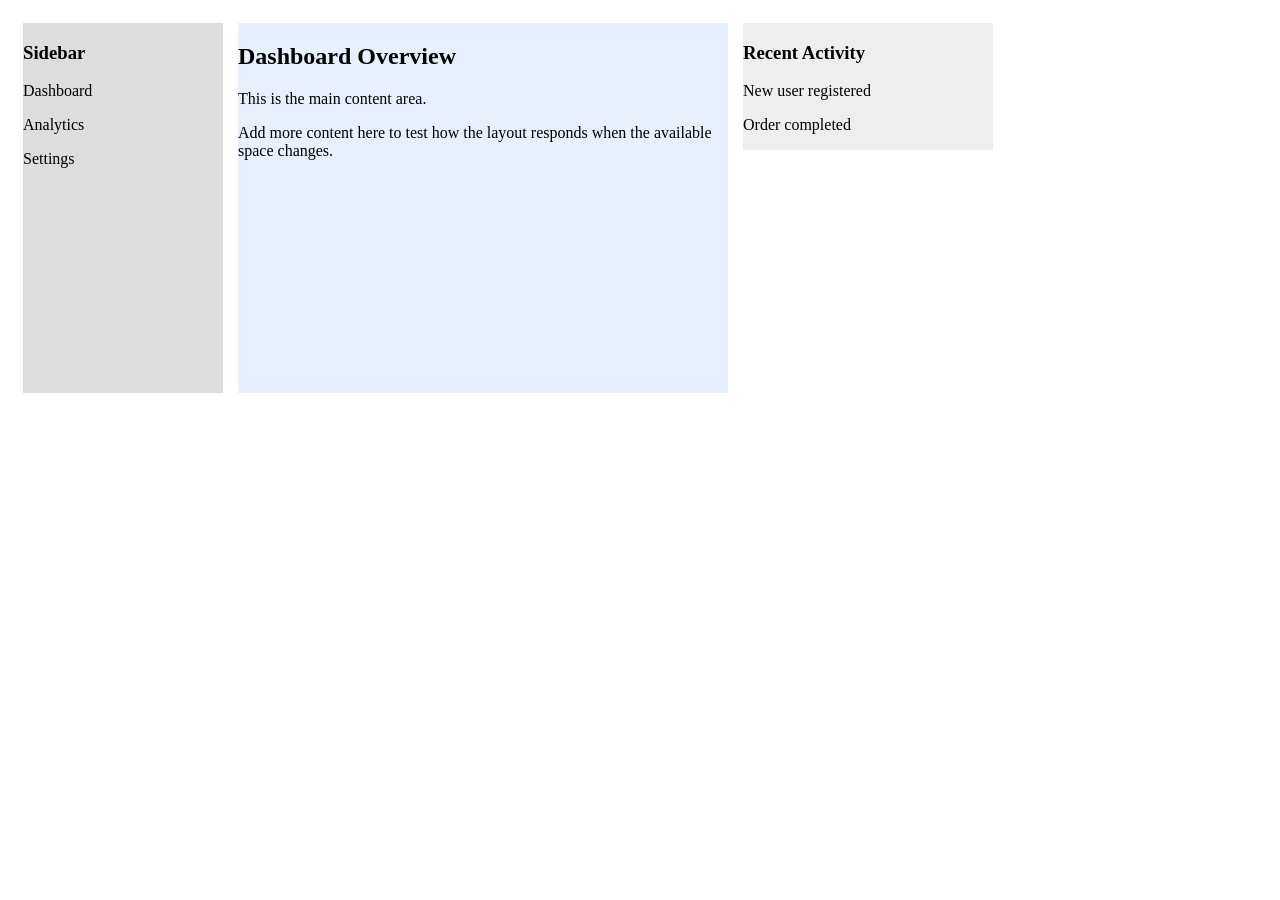
<file: css flex.md assignment/first one/0.3 work.html>
<!DOCTYPE html>
<html lang="en">
<head>
    <meta charset="UTF-8">
    <meta name="viewport" content="width=device-width, initial-scale=1.0">
    <title>Document</title>
    <style>
      
.dashboard {
  display: flex;
  width: 1000px;
  height: 400px;
  flex-direction: row;
  gap: 15px;
  align-items: stretch;
}

.sidebar {
  flex: 0 0 200px;
  background: #ddd;
}

.main-content {
  flex: 1 1 0;
  min-width: 0;
  background: #e8f0ff;
}

.activity-panel {
  flex: 0 0 250px;
  align-self: flex-start;
  background: #eee;
}

.dashboard  {
  padding: 15px;
  box-sizing: border-box;
}

</style>




</head>
<body>
<div class="dashboard">


  <aside class="sidebar">
    <h3>Sidebar</h3>
    <p>Dashboard</p>
    <p>Analytics</p>
    <p>Settings</p>
  </aside>



       
  <main class="main-content">
    <h2>Dashboard Overview</h2>
    <p>This is the main content area.</p>
    <p>
      Add more content here to test how the layout
      responds when the available space changes.
    </p>
  </main>

  <aside class="activity-panel">
    <h3>Recent Activity</h3>
    <p>New user registered</p>
    <p>Order completed</p>
  </aside>
</div>
</body>
</html>
</file>
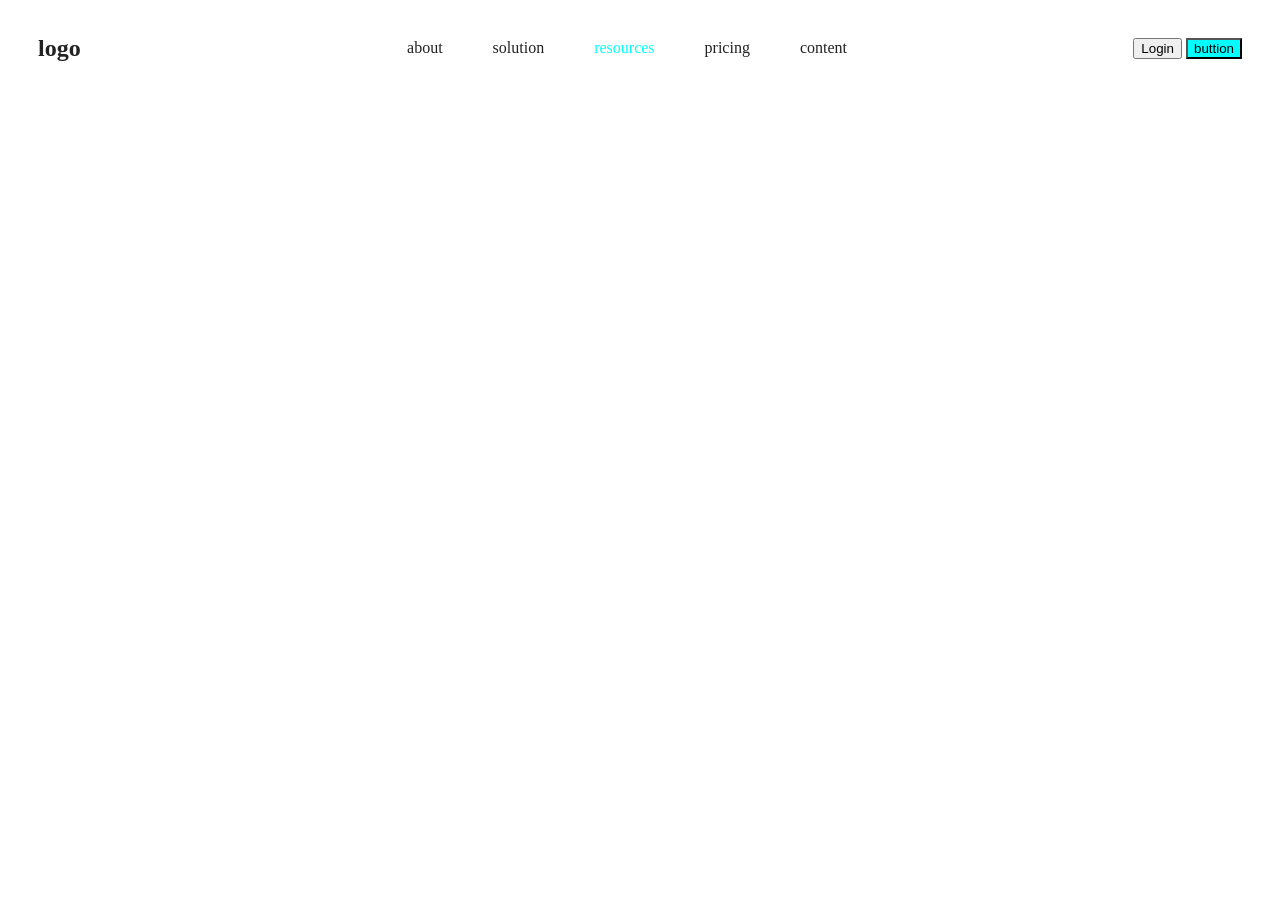
<file: css flex.md assignment/first one/02.assignment.html>
<!DOCTYPE html>
<html lang="en">
<head>
    <meta charset="UTF-8">
    <meta name="viewport" content="width=device-width, initial-scale=1.0">
    <title>Document</title>
    <style>* {
  box-sizing: border-box;
}

.navbar {
  display: flex;
  width: 100%;
  height: 80px;
  padding: 0 30px;
  color: white;
  justify-content: space-between;
  align-items: center;

}

.logo {
  font-size: 24px;
  font-weight: bold;
  color: #222;

}

.nav-links {
  display: flex;
  list-style: disc;
  padding: 10;
  margin: 20;
  gap: 50px;
 flex-direction: row;
 justify-content: center;
 color: #222;
 list-style: none;
}


.auth-buttons{
  color: rgb(35, 99, 99);
  gap: 20px;
  border-radius: 50%;
 
}

.button {
  padding: 10px 18px;
}


.resources{
    color: aqua;
}
.buttion{

    background-color: aqua;
}


</style>
</head>
<body>
    <header class="navbar">
  <div class="logo">logo</div>

  <ul class="nav-links">
    <li>about</li>
    <li>solution</li>
    <li class="resources">resources</li>
    <li>pricing</li>
    <li>content</li>

  </ul>

  <div class="auth-buttons">
    <button>Login</button>
    <button class="buttion">buttion</button>
  </div>


</header>
</body>
</html>
</file>
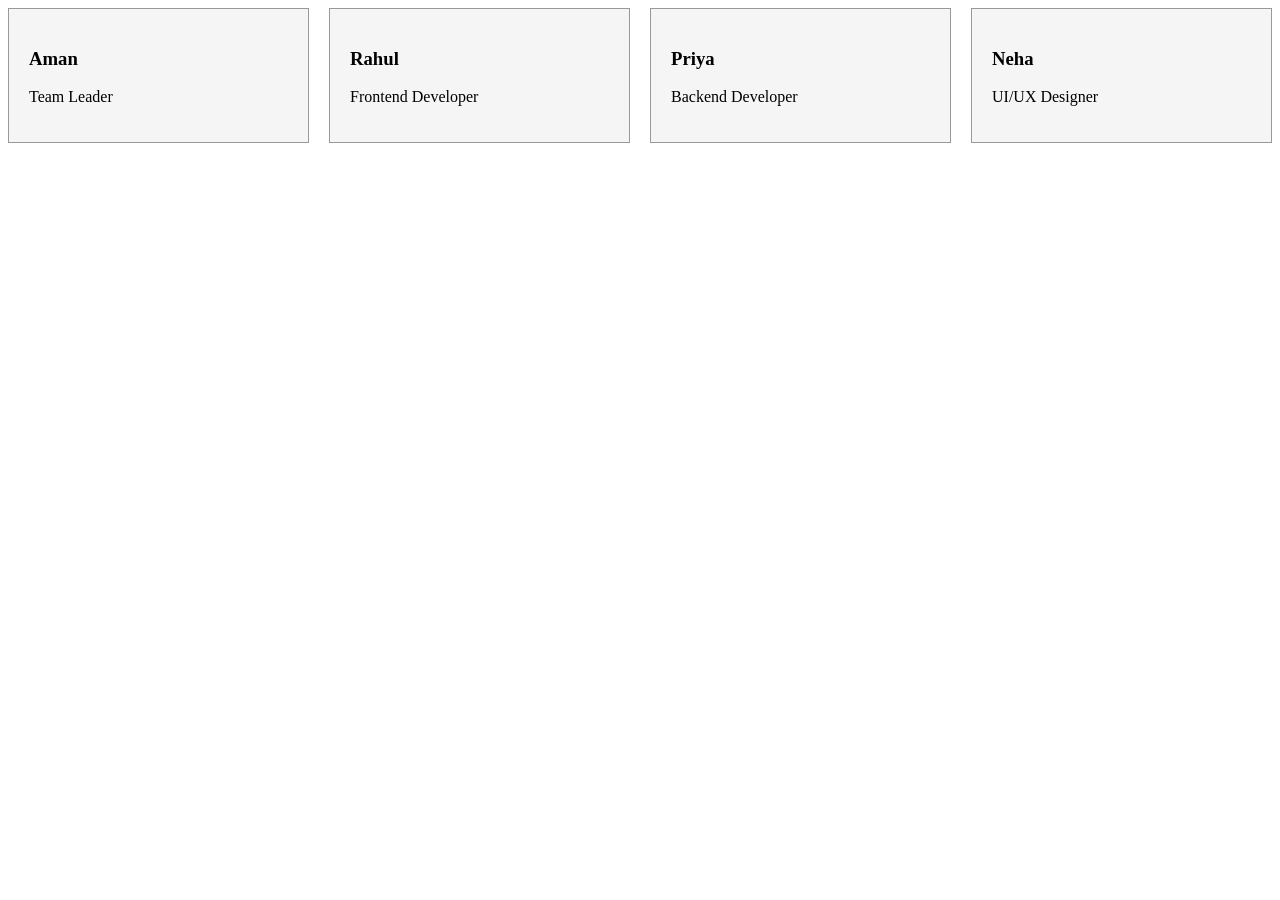
<file: css flex.md assignment/first one/4.html>
<!DOCTYPE html>
<html lang="en">
<head>
    <meta charset="UTF-8">
    <meta name="viewport" content="width=device-width, initial-scale=1.0">
    <title>Document</title>
    <style>
        .team {
  display: flex;
  flex-flow: row wrap;
  width: 100%;
  gap: 20px;
  justify-content: space-between;
  align-items: center;
  justify-content: space-around;
}

.member {
  flex: 1 0 280px;
  min-width: 280px;
  padding: 20px;
  border: 1px solid #999;
  background: #f5f5f5;
  flex-direction: row;
  box-sizing: border-box;
  align-items: center;
  justify-content: space-around;

}

.member:nth-child(3) {
  order: 1;
}

.member:nth-child(1) {
  order: 2;
}

.member:nth-child(2) {
  order: 3;
}

.member:nth-child(4) {
  order: 4;
}
    </style>
</head>
<body>
<section class="team">
  <article class="member">
    <h3>Rahul</h3>
    <p>Frontend Developer</p>
  </article>

  <article class="member">
    <h3>Priya</h3>
    <p>Backend Developer</p>
  </article>

  <article class="member">
    <h3>Aman</h3>
    <p>Team Leader</p>
  </article>

  <article class="member">
    <h3>Neha</h3>
    <p>UI/UX Designer</p>
  </article>
</section>
</body>
</html>
</file>
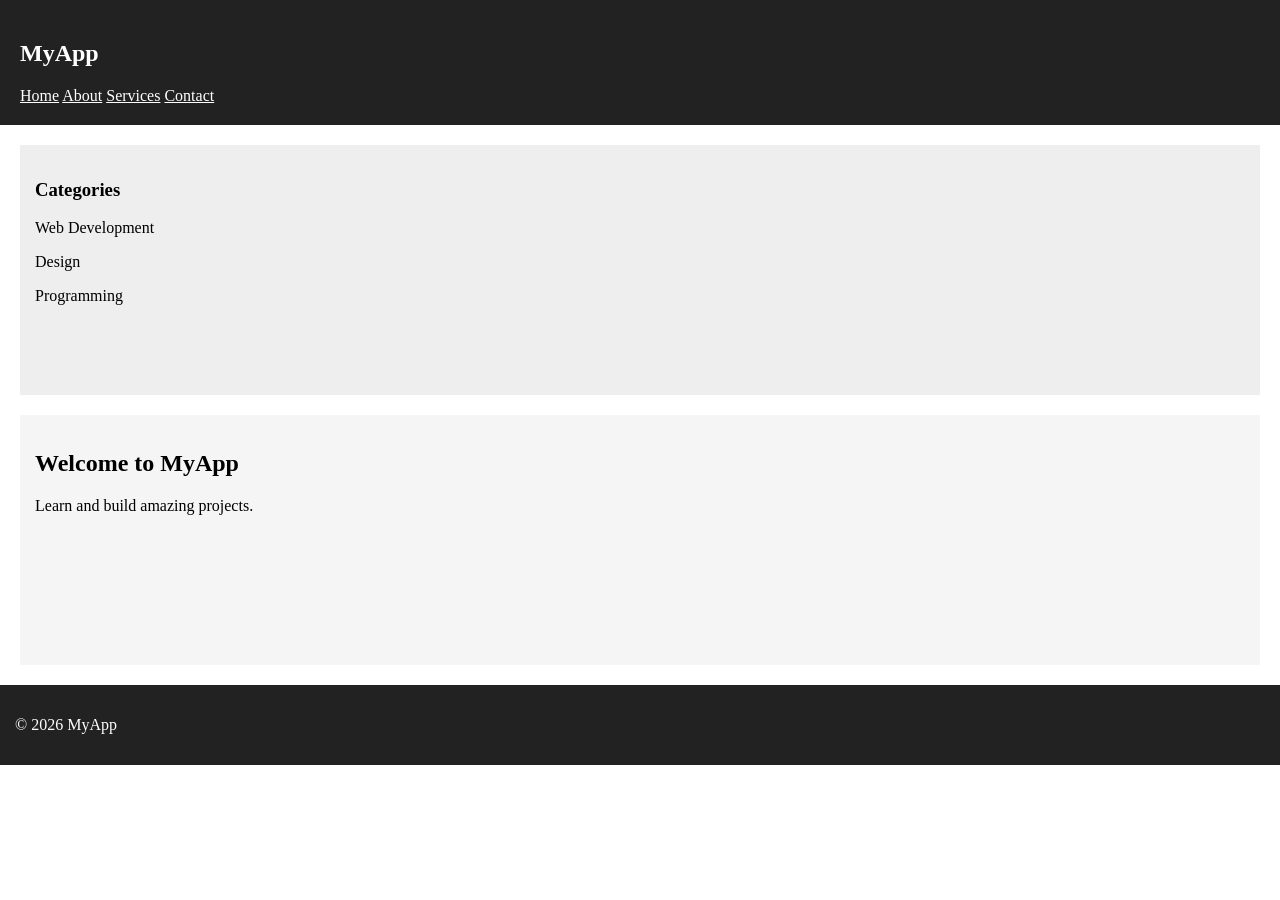
<file: css flex.md assignment/first one/5.html>
<!DOCTYPE html>
<html lang="en">
<head>
    <meta charset="UTF-8">
    <meta name="viewport" content="width=device-width, initial-scale=1.0">
    <title>Document</title>
    <style>
        * {
  box-sizing: border-box;
}

html,
body {
  margin: 0;
  min-height: 100%;
}

.app {
  display: block;
  min-height: 100vh;
  flex-direction: column;
}

.header {
  display: flex;
  flex-direction: column;
  justify-content: center;
  align-items: flex-start;
  padding: 20px;
  background: #222;
  color: white;
}

.header nav {
  display: block;
  gap: 20px;
}

.header nav a {
  color: white;
}

.main {
  display: flex;
  flex-direction: column;
  flex-grow: 1;
  gap: 20px;
  padding: 20px;
}

.sidebar {
  flex: 0 0 250px;
  align-self: stretch;
  padding: 15px;
  background: #eee;
}

.content {
  flex: 0 1 250px;
  padding: 15px;
  background: #f5f5f5;
}

.footer {
  display: flex;
  justify-content: flex-start;
  align-items: flex-start;
  padding: 15px;
  background: #222;
  color: white;
}
    </style>
</head>
<body>
    <div class="app">
  <header class="header">
    <h2>MyApp</h2>

    <nav>
      <a href="#">Home</a>
      <a href="#">About</a>
      <a href="#">Services</a>
      <a href="#">Contact</a>
    </nav>
  </header>

  <main class="main">
    <aside class="sidebar">
      <h3>Categories</h3>
      <p>Web Development</p>
      <p>Design</p>
      <p>Programming</p>
    </aside>

    <section class="content">
      <h1>Welcome to MyApp</h1>
      <p>Learn and build amazing projects.</p>
    </section>
  </main>

  <footer class="footer">
    <p>© 2026 MyApp</p>
  </footer>
</div>
</body>
</html>
</file>
<file: amazon/index.css>
* {
    margin: 0px;
    padding: 0px;
    box-sizing: border-box;
    font-family: Arial, sans-serif;
}

body {
    background-color: #e3e6e6;
}

/* ==================== 1. TOP NAVBAR ==================== */
.navbar {
    display: flex;
    align-items: center;
    background-color: #0f1111;
    color: white;
    height: 60px;
    padding: 0 15px;
    gap: 15px;
}

/* Logo */
.amazonlogo {
    height: 50px;
    width: 100px;
    display: flex;
    align-items: center;
    justify-content: center;
    cursor: pointer;
}

.amazonlogo img {
    width: 100%;
    height: 100%;
    object-fit: contain;
}

/* Address */
.address {
    display: flex;
    align-items: center;
    gap: 4px;
    cursor: pointer;
    padding: 5px 8px;
    border: 1px solid transparent;
}



.location-icon {
    width: 18px;
    height: 18px;

}

.address-text .add-first {
    font-size: 12px;
    color: #ccc;
    line-height: 14px;
}

.address-text .add-second {
    font-size: 14px;
    font-weight: bold;
    color: #fff;
    line-height: 16px;
}

/* Search Bar */
.searchbar {
    display: flex;
    flex: 1;
    height: 40px;
    border-radius: 4px;
    overflow: hidden;
    background-color: white;
}

.search-select {
    background-color: #e6e6e6;
    width: 52px;
    text-align: center;
    border: none;
    outline: none;
    font-size: 13px;
    color: #333;
    cursor: pointer;
    border-right: 1px solid #ddd;
}

.search-input {
    flex: 1;
    border: none;
    outline: none;
    padding: 0 10px;
    font-size: 15px;
}

.search-icon {
    width: 45px;
    background-color: #febd69;
    display: flex;
    align-items: center;
    justify-content: center;
    cursor: pointer;
}

.search-icon:hover {
    background-color: #f3a847;
}

.search-icon img {
    width: 20px;
    height: 20px;
    object-fit: contain;
}

/* Navbar Right Items */
.nav-arrow {
    width: 8px;
    height: 5px;
    margin-left: 3px;
}

.indianflag {
    display: flex;
    align-items: center;
    gap: 4px;
    padding: 5px 6px;
    border: 1px solid black
}

.flag-img {
    width: 22px;
    height: 15px;
    object-fit: cover;
}

.nav-signin,
.nav-orders {
    display: flex;
    flex-direction: column;
    cursor: pointer;
    padding: 5px 6px;
    border: 1px solid transparent;
}

.nav-line-1 {
    font-size: 12px;
    color: #ccc;
    line-height: 14px;
}

.nav-line-2 {
    font-size: 14px;
    font-weight: bold;
    color: #fff;
    line-height: 16px;
    display: flex;
    align-items: center;
}

.cart {
    display: flex;
    align-items: flex-end;
    cursor: pointer;
    position: relative;
    padding: 5px 8px;
    gap: 5px;
    border: 1px solid transparent;
}

.cart-icon {
    width: 36px;
    height: 24px;
    object-fit: contain;
}

.cart-count {
    position: absolute;
    left: 21px;
    top: 4px;
    color: #f08804;
    font-weight: bold;
    font-size: 14px;
}

.cart-text {
    font-weight: bold;
    font-size: 14px;
    color: white;
}

/* ==================== 2. SUB NAVBAR ==================== */
.afternavbarline {
    height: 40px;
    background-color: #232f3e;
    color: white;
    display: flex;
    align-items: center;
    justify-content: space-between;
    padding: 0 15px;
    font-size: 14px;
}

.subnav-left {
    display: flex;
    align-items: center;
    gap: 15px;
}

.hamburger-icon {
    height: 18px;
    cursor: pointer;
}

.subnav-item {
    display: flex;
    align-items: center;
    padding: 5px;
    border: 1px solid transparent;

}

.subnav-item.bold {
    font-weight: bold;
}

.subnav-right {
    display: flex;
    align-items: center;
    gap: 10px;
}

.subnav-lion {
    height: 32px;
    object-fit: contain;
    cursor: pointer;
}

.subnav-topright {
    height: 28px;
    object-fit: contain;
    cursor: pointer;
}

/* ==================== 3. HERO BACKGROUND ==================== */
.backgroundimage {
    background-image: url('backgroundpicture.png');
    width: 100%;
    height: 600px;
    background-size: cover;
    background-position: top center;
    background-repeat: no-repeat;
    position: relative;
    display: flex;
    justify-content: space-between;
    align-items: center;
    padding: 0 10px;
}

.slider-arrow {
    position: absolute;
    top: 22%;
    height: 44px;
    padding: 8px;
}

.left-arrow {
    left: 10px;
}

.right-arrow {
    right: 10px;
}

/* ==================== 4. CARDS CONTAINER ==================== */
.cards-section {
    display: flex;
    justify-content: space-between;
    gap: 20px;
    padding: 0 20px;
    margin-top: -300px; /* Pulls all cards up over the hero image */
    position: relative;
    z-index: 2;
    margin-bottom: 30px;
}

/* Common style for 4 cards */
.firstkartofthreemain,
.secondkartofthreemain,
.thirdkartofthreemain,
.fourthkartofthreemain {
    flex: 1;
    height: 420px;
    background-color: white;
    padding: 20px 15px 15px 15px;
    display: flex;
    flex-direction: column;
    justify-content: space-between;
}

/* Card Heading */
.card-heading {
    font-size: 21px;
    font-weight: bold;
    color: #0f1111;
    line-height: 27px;
    margin-bottom: 10px;
}

/* 2x2 Grid for Card 1 & Card 2 */
.card-grid {
    display: grid;
    grid-template-columns: 1fr 1fr;
    gap: 14px 12px;
}

.grid-item {
    display: flex;
    flex-direction: column;
}

.grid-item img {
    width: 100%;
    height: 102px;
    object-fit: cover;
    cursor: pointer;
}

.grid-item p {
    font-size: 12px;
    color: #0f1111;
    margin-top: 4px;
    line-height: 16px;
}

/* Card 3: Single Big Image */
.card-single-img {
    flex: 1;
    display: flex;
    align-items: center;
    justify-content: center;
    overflow: hidden;
    margin: 5px 0;
}

.card-single-img img {
    width: 100%;
    height: 275px;
    object-fit: cover;
    cursor: pointer;
}

/* Card 4: Sign in box + Laptop box */
.fourthkartofthreemain {
    background-color: transparent;
    padding: 0;
    gap: 15px;
}

.signin-box {
    background-color: white;
    padding: 20px 16px;
    display: flex;
    flex-direction: column;
    gap: 12px;
}

.signin-heading {
    font-size: 21px;
    font-weight: bold;
    color: #0f1111;
    line-height: 27px;
}

.signin-btn {
    background-color: #ffd814;
    border: 1px solid #fcd200;
    border-radius: 8px;
    padding: 9px;
    font-size: 13px;
    cursor: pointer;
    font-weight: 500;
}

.signin-btn:hover {
    background-color: #f7ca00;
}

.laptop-box {
    background-color: white;
    flex: 1;
    overflow: hidden;
    display: flex;
}

.laptop-box img {
    width: 100%;
    height: 100%;
    object-fit: cover;
    cursor: pointer;
}

/* Card bottom links */
.card-link {
    font-size: 13px;
    color: #007185;
    text-decoration: none;
    margin-top: 10px;
    display: inline-block;
}

.card-link:hover {
    color: #c7511f;
    text-decoration: underline;
}
</file>
<file: spotify/index.css>
* {
    margin: 0px;
    padding: 0px;
    box-sizing: border-box;
    font-family: -apple-system, BlinkMacSystemFont, "Segoe UI", Roboto, Helvetica, Arial, sans-serif;
}

body {
    background-color: #121212;
    color: #ffffff;
    min-height: 100vh;
    display: flex;
    flex-direction: column;
}

/* Container for Sidebar + Main Content */
.app-container {
    display: flex;
    flex: 1;

}

/* ================= SIDEBAR ================= */
.navbar {
    background-color: #000000;
    width: 250px;
    padding: 24px 16px;
    display: flex;
    flex-direction: column;
    gap: 18px;
    overflow-y: auto;
}

.logo img {
    width: 130px;
    cursor: pointer;
    display: block;
    margin-bottom: 6px;
}

.nav-group {
    display: flex;
    flex-direction: column;
    gap: 8px;
}

.nav-item {
    display: flex;
    align-items: center;
    gap: 16px;
    color: #b3b3b3;
    padding: 8px 12px;
    border-radius: 4px;
    cursor: pointer;
    transition: all 0.2s ease;
}

.nav-item img {
    width: 24px;
    height: 24px;
    object-fit: contain;
}

.nav-item span {
    font-size: 14px;
    font-weight: 700;
}

.divider {
    height: 1px;
    background-color: #282828;
    margin: 4px 0;
}

.playlist-links {
    display: flex;
    flex-direction: column;
    gap: 12px;
    border-top: 1px solid #282828;
    padding-top: 16px;
    margin-top: 4px;
}



.install-app {
    display: flex;
    align-items: center;
    gap: 12px;
    color: #b3b3b3;
    cursor: pointer;
    margin-top: auto;
    padding-top: 16px;
    font-size: 13px;
    font-weight: 700;
    transition: color 0.2s ease;
}


.install-app img {
    width: 20px;
    height: 20px;
    object-fit: contain;
}

/* ================= MAIN CONTENT ================= */
.maincontant {
    flex: 1;
    background: linear-gradient(180deg, #222222 0%, #121212 300px);
    padding: 20px 32px 40px 32px;
    overflow-y: auto;
}

/* Top Nav: Navigation Arrows + User Pill */
.top-nav {
    display: flex;
    justify-content: space-between;
    align-items: center;
    margin-bottom: 24px;
}

.nav-arrows img {
    height: 34px;
    cursor: pointer;
    display: block;
}

.user-pill img {
    height: 34px;
    cursor: pointer;
    display: block;
}

.greeting {
    font-size: 32px;
    font-weight: 700;
    color: #ffffff;
    margin-bottom: 24px;
}

/* 4-Column Card Grid (Good morning) */
.card-grid {
    display: grid;
    grid-template-columns: repeat(4, 1fr);
    gap: 16px;
}

.card {
    background-color: #303030;
    border-radius: 4px;
    display: flex;
    align-items: center;
    overflow: hidden;
    cursor: pointer;
    transition: background-color 0.3s ease;
}

.card:hover {
    background-color: #3e3e3e;
}

.card img {
    width: 80px;
    height: 80px;
    object-fit: cover;
    flex-shrink: 0;
}

.card span {
    font-size: 15px;
    font-weight: 700;
    color: #ffffff;
    padding: 0 16px;
    line-height: 1.3;
}

/* Shows Section */
.section-header {
    display: flex;
    justify-content: space-between;
    align-items: center;
    margin-top: 40px;
    margin-bottom: 20px;
}

.section-header h2 {
    font-size: 24px;
    font-weight: 700;
    color: #ffffff;
}

.see-all {
    font-size: 12px;
    font-weight: 700;
    color: #b3b3b3;
    letter-spacing: 1px;
    cursor: pointer;
}

.see-all:hover {
    text-decoration: underline;
    color: #ffffff;
}

/* 6-Card Grid for Shows */
.shows-grid {
    display: grid;
    grid-template-columns: repeat(6, 1fr);
    gap: 18px;
}

.show-card {
    background-color: #181818;
    border-radius: 8px;
    padding: 16px;
    display: flex;
    flex-direction: column;
    cursor: pointer;
    transition: background-color 0.3s ease;
}

.show-card:hover {
    background-color: #282828;
}

.show-card img {
    width: 100%;
    aspect-ratio: 1 / 1;
    object-fit: cover;
    border-radius: 6px;
    margin-bottom: 14px;
}

.show-card h4 {
    font-size: 14px;
    font-weight: 700;
    color: #ffffff;
    white-space: nowrap;
    overflow: hidden;
    text-overflow: ellipsis;
    margin-bottom: 6px;
}

.show-card p {
    font-size: 12px;
    color: #b3b3b3;
    white-space: nowrap;
    overflow: hidden;
    text-overflow: ellipsis;
}

/* ================= BOTTOM PLAYER BAR ================= */
.player-bar {
    height: 86px;
    background-color: #181818;
    border-top: 1px solid #282828;
    display: flex;
    align-items: center;
    justify-content: space-between;
    padding: 0 16px;
    position: relative;
    z-index: 10;
}

.now-playing {
    display: flex;
    align-items: center;
    gap: 14px;
    min-width: 220px;
}

.album-cover {
    width: 56px;
    height: 56px;
    border-radius: 4px;
    object-fit: cover;
}

.track-info {
    display: flex;
    flex-direction: column;
    gap: 4px;
}

.track-title {
    font-size: 14px;
    font-weight: 600;
    color: #ffffff;
}

.track-artist {
    font-size: 11px;
    color: #b3b3b3;
}

.heart-icon {
    width: 16px;
    height: 16px;
    cursor: pointer;
    margin-left: 8px;
}

.player-center {
    display: flex;
    justify-content: center;
    flex: 1;
    max-width: 600px;
}

.player-center img {
    height: 48px;
    max-width: 100%;
    object-fit: contain;
}

.player-right {
    display: flex;
    justify-content: flex-end;
    min-width: 220px;
}

.player-right img {
    height: 32px;
    max-width: 100%;
    object-fit: contain;
}

/* ================= DEVICE BAR ================= */
.device-bar {
    background-color: #1db954;
    color: #000000;
    font-size: 12px;
    font-weight: 700;
    text-align: right;
    padding: 6px 24px;
    letter-spacing: 0.3px;
}


.see-all {
    font-size: 12px;
    font-weight: 700;
    color: #b3b3b3;
    letter-spacing: 1px;
    cursor: pointer;
}

.see-all:hover {
    text-decoration: underline;
    color: #ffffff;
}

/* 6-Card Grid for Shows */
.shows-grid {
    display: grid;
    grid-template-columns: repeat(6, 1fr);
    gap: 18px;
}

.show-card {
    background-color: #181818;
    border-radius: 8px;
    padding: 16px;
    display: flex;
    flex-direction: column;
    cursor: pointer;
    transition: background-color 0.3s ease;
}

.show-card:hover {
    background-color: #282828;
}

.show-card img {
    width: 100%;
    aspect-ratio: 1 / 1;
    object-fit: cover;
    border-radius: 6px;
    margin-bottom: 14px;
}

.show-card h4 {
    font-size: 14px;
    font-weight: 700;
    color: #ffffff;
    white-space: nowrap;
    overflow: hidden;
    text-overflow: ellipsis;
    margin-bottom: 6px;
}

.show-card p {
    font-size: 12px;
    color: #b3b3b3;
    white-space: nowrap;
    overflow: hidden;
    text-overflow: ellipsis;
}

/* ================= BOTTOM PLAYER BAR ================= */
.player-bar {
    height: 86px;
    background-color: #181818;
    border-top: 1px solid #282828;
    display: flex;
    align-items: center;
    justify-content: space-between;
    padding: 0 16px;
    position: relative;
    z-index: 10;
}

.now-playing {
    display: flex;
    align-items: center;
    gap: 14px;
    min-width: 220px;
}

.album-cover {
    width: 56px;
    height: 56px;
    border-radius: 4px;
    object-fit: cover;
}

.track-info {
    display: flex;
    flex-direction: column;
    gap: 4px;
}

.track-title {
    font-size: 14px;
    font-weight: 600;
    color: #ffffff;
}

.track-artist {
    font-size: 11px;
    color: #b3b3b3;
}

.heart-icon {
    width: 16px;
    height: 16px;
    cursor: pointer;
    margin-left: 8px;
}

.player-center {
    display: flex;
    justify-content: center;
    flex: 1;
    max-width: 600px;
}

.player-center img {
    height: 48px;
    max-width: 100%;
    object-fit: contain;
}

.player-right {
    display: flex;
    justify-content: flex-end;
    min-width: 220px;
}

.player-right img {
    height: 32px;
    max-width: 100%;
    object-fit: contain;
}

/* ================= DEVICE BAR ================= */
.device-bar {
    background-color: #1db954;
    color: #000000;
    font-size: 12px;
    font-weight: 700;
    text-align: right;
    padding: 6px 24px;
    letter-spacing: 0.3px;
}
</file>
